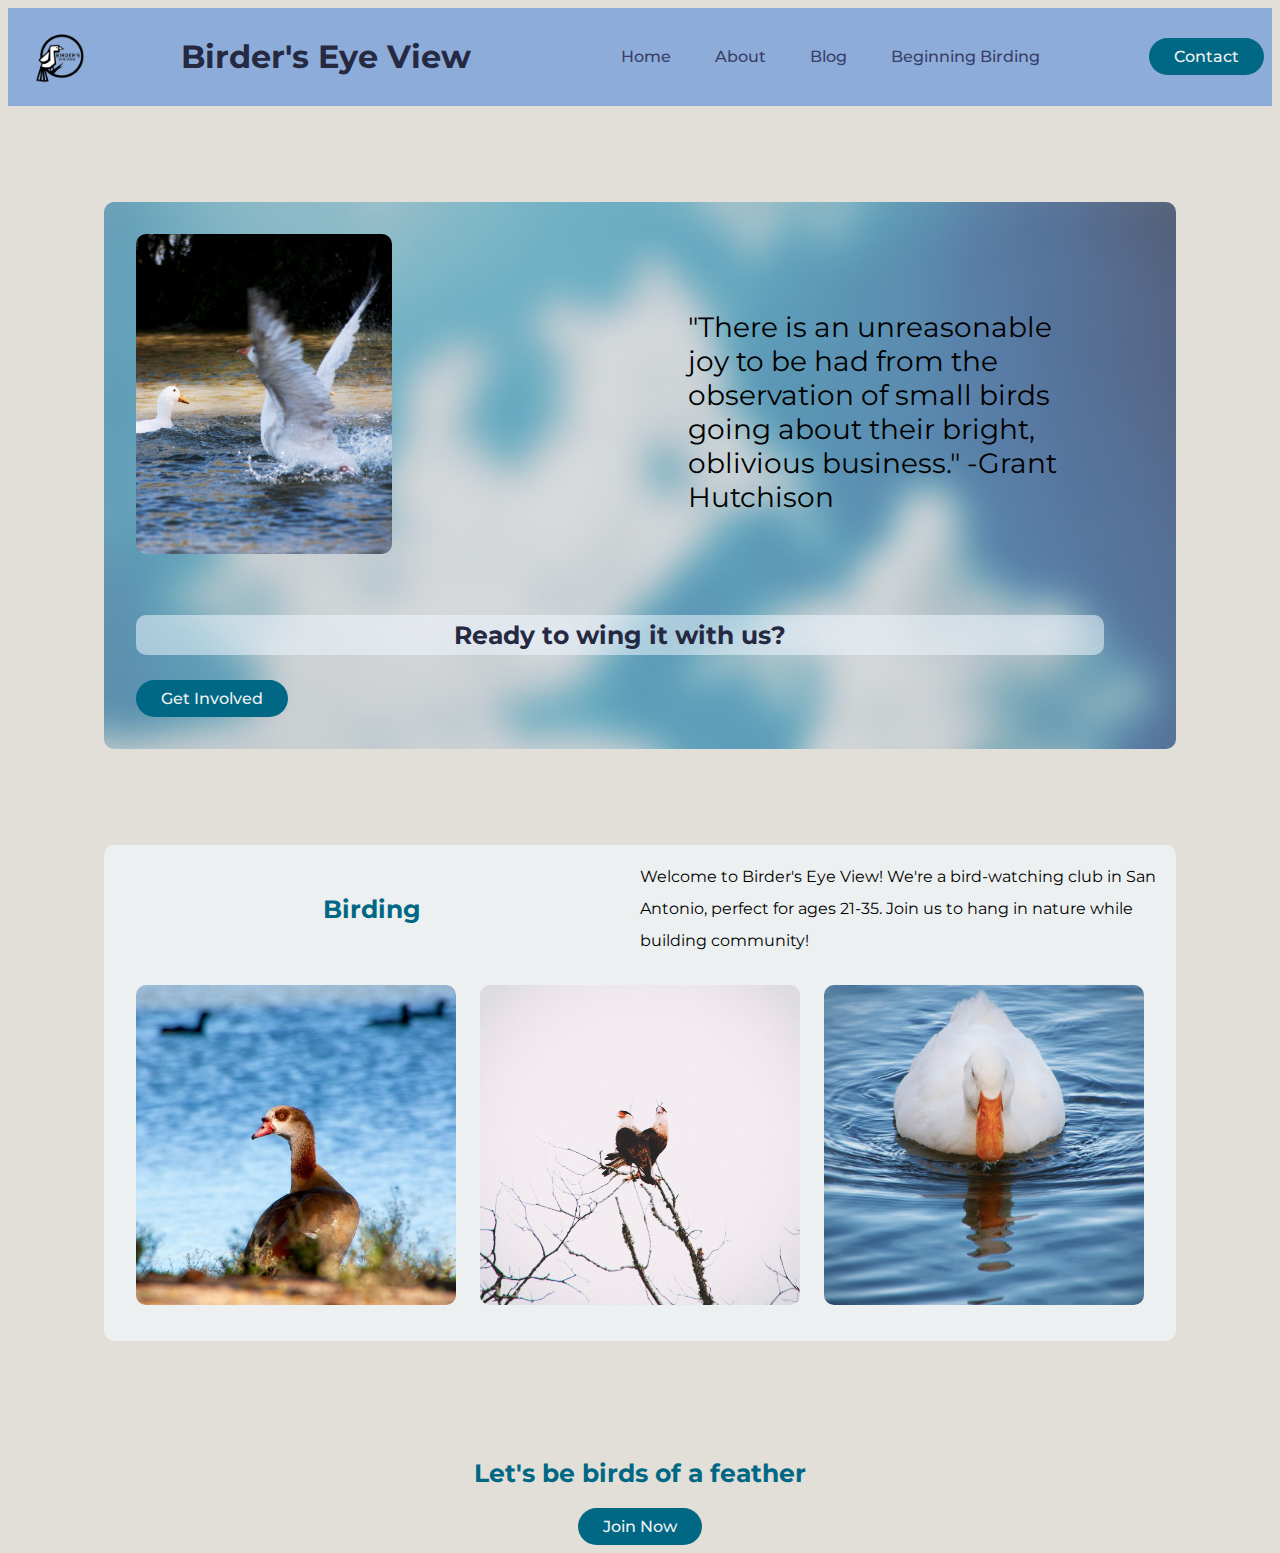
<file: index.html>
<!DOCTYPE html>
<html lang="en">
  <head>
    <meta charset="UTF-8" />
    <meta name="viewport" content="width=device-width, initial-scale=1.0" />
    <meta http-equiv="X-UA-Compatible" content="ie=edge" />
    <title>Birder's Eye View Blog</title>
    <link rel="stylesheet" href="style.css" />
  </head>
  <body>
    <header class="header">
      <img class="logo" src="Images/BirdersLogo.png" alt="logo" />
      <h1>Birder's Eye View</h1>
      <ul class="nav__links">
        <li><a href="index.html">Home</a></li>
        <li><a href="about.html">About</a></li>
        <li><a href="blog.html">Blog</a></li>
        <li><a href="beginning.html">Beginning Birding</a></li>
      </ul>
      <a class="cta" href="contact.html"><button>Contact</button></a>
    </header>

    <div class="container1">
      <div class="item1">
        <img src="Images/DucksFlying.jpg" alt="Mascovy Duck" />
      </div>
      <div class="item2">
        <p>
          "There is an unreasonable joy to be had from the observation of small
          birds going about their bright, oblivious business." -Grant Hutchison
        </p>
      </div>
      <div class="item3">
        <p>Ready to wing it with us?</p>
      </div>
      <div class="item4">
        <a class="cta" href="contact.html"><button>Get Involved</button></a>
      </div>
    </div>

    <div class="container2">
      <div class="thing1">
        <h2>Birding</h2>
      </div>
      <div class="thing2">
        <p>
          Welcome to Birder's Eye View! We're a bird-watching club in San
          Antonio, perfect for ages 21-35. Join us to hang in nature while
          building community!
        </p>
      </div>
      <div class="homeimg">
        <img src="Images/Homepage1.jpg" alt="Bird photo" />
      </div>
      <div class="homeimg">
        <img src="Images/Homepage2.jpg" alt="Bird photo" />
      </div>
      <div class="homeimg">
        <img src="Images/Homepage3.jpg" alt="Bird photo" />
      </div>
    </div>
    <div class="container3">
      <h2>Let's be birds of a feather</h2>
      <a class="cta" href="contact.html"><button>Join Now</button></a>
    </div>
  </body>
</html>
</file>
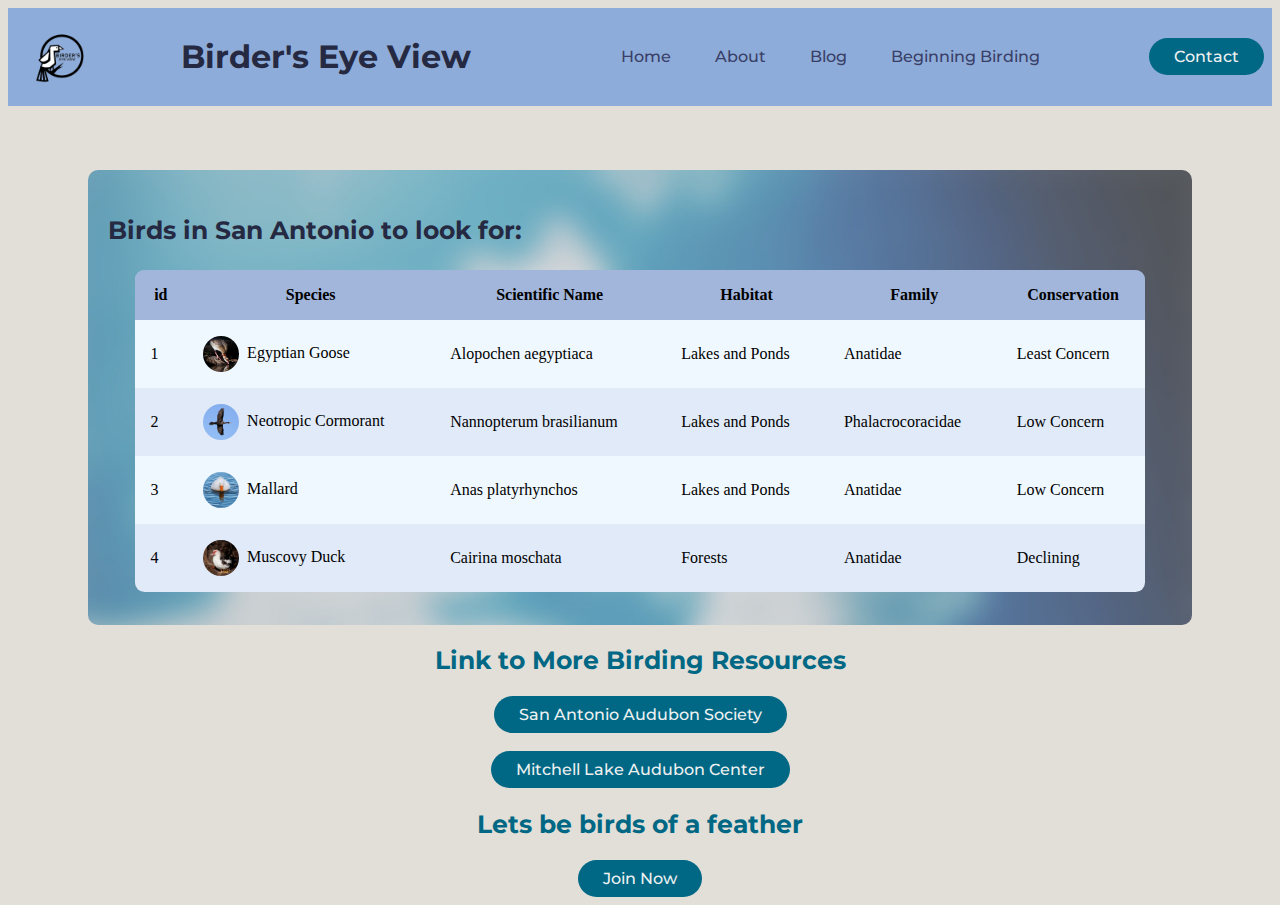
<file: beginning.html>
<!DOCTYPE html>
<html>
  <head>
    <meta charset="utf-8" />
    <meta http-equiv="X-UA-Compatible" content="IE=edge" />
    <title>Birder's Eye View Blog</title>
    <meta name="description" content="" />
    <meta name="viewport" content="width=device-width, initial-scale=1" />
    <link rel="stylesheet" href="style.css" />
  </head>
  <body class="beginningpage">
    <header class="header">
      <img class="logo" src="Images/BirdersLogo.png" alt="logo" />

      <h1>Birder's Eye View</h1>
      <ul class="nav__links">
        <li><a href="index.html">Home</a></li>
        <li><a href="about.html">About</a></li>
        <li><a href="blog.html">Blog</a></li>
        <li><a href="beginning.html">Beginning Birding</a></li>
      </ul>

      <a class="cta" href="contact.html"><button>Contact</button></a>
    </header>
    <div class="container6">
      <section class="table__header">
        <h3>Birds in San Antonio to look for:</h3>
      </section>
      <section class="table__body">
        <table>
          <thead>
            <tr>
              <th>id</th>
              <th>Species</th>
              <th>Scientific Name</th>
              <th>Habitat</th>
              <th>Family</th>
              <th>Conservation</th>
            </tr>
          </thead>
          <tbody>
            <tr>
              <td>1</td>
              <td>
                <img
                  class="tablepic"
                  src="Images/EgyptianGoose.jpg"
                  alt=""
                />Egyptian Goose
              </td>
              <td>Alopochen aegyptiaca</td>
              <td>Lakes and Ponds</td>
              <td>Anatidae</td>
              <td>Least Concern</td>
            </tr>
            <tr>
              <td>2</td>
              <td>
                <img
                  class="tablepic"
                  src="Images/Neotropic Cormorant.jpg"
                  alt=""
                />Neotropic Cormorant
              </td>
              <td>Nannopterum brasilianum</td>
              <td>Lakes and Ponds</td>
              <td>Phalacrocoracidae</td>
              <td>Low Concern</td>
            </tr>
            <tr>
              <td>3</td>
              <td>
                <img class="tablepic" src="Images/Mallard.jpg" alt="" />Mallard
              </td>
              <td>Anas platyrhynchos</td>
              <td>Lakes and Ponds</td>
              <td>Anatidae</td>
              <td>Low Concern</td>
            </tr>
            <tr>
              <td>4</td>
              <td>
                <img
                  class="tablepic"
                  src="Images/Mascovy Duck.jpg"
                  alt=""
                />Muscovy Duck
              </td>
              <td>Cairina moschata</td>
              <td>Forests</td>
              <td>Anatidae</td>
              <td>Declining</td>
            </tr>
          </tbody>
        </table>
      </section>
    </div>
    <div>
      <div class="container3">
        <h2>Link to More Birding Resources</h2>
        <a class="cta" href="https://www.saaudubon.org/birding-sites"
          ><button>San Antonio Audubon Society</button></a
        >
      </div>
      <br />
      <div class="container3">
        <a
          class="cta"
          href="https://mitchelllake.audubon.org/birds/birding-san-antonio"
          ><button>Mitchell Lake Audubon Center</button></a
        >
      </div>
    </div>
    <div class="container3">
      <h2>Lets be birds of a feather</h2>
      <a class="cta" href="contact.html"><button>Join Now</button></a>
    </div>
  </body>
</html>
</file>
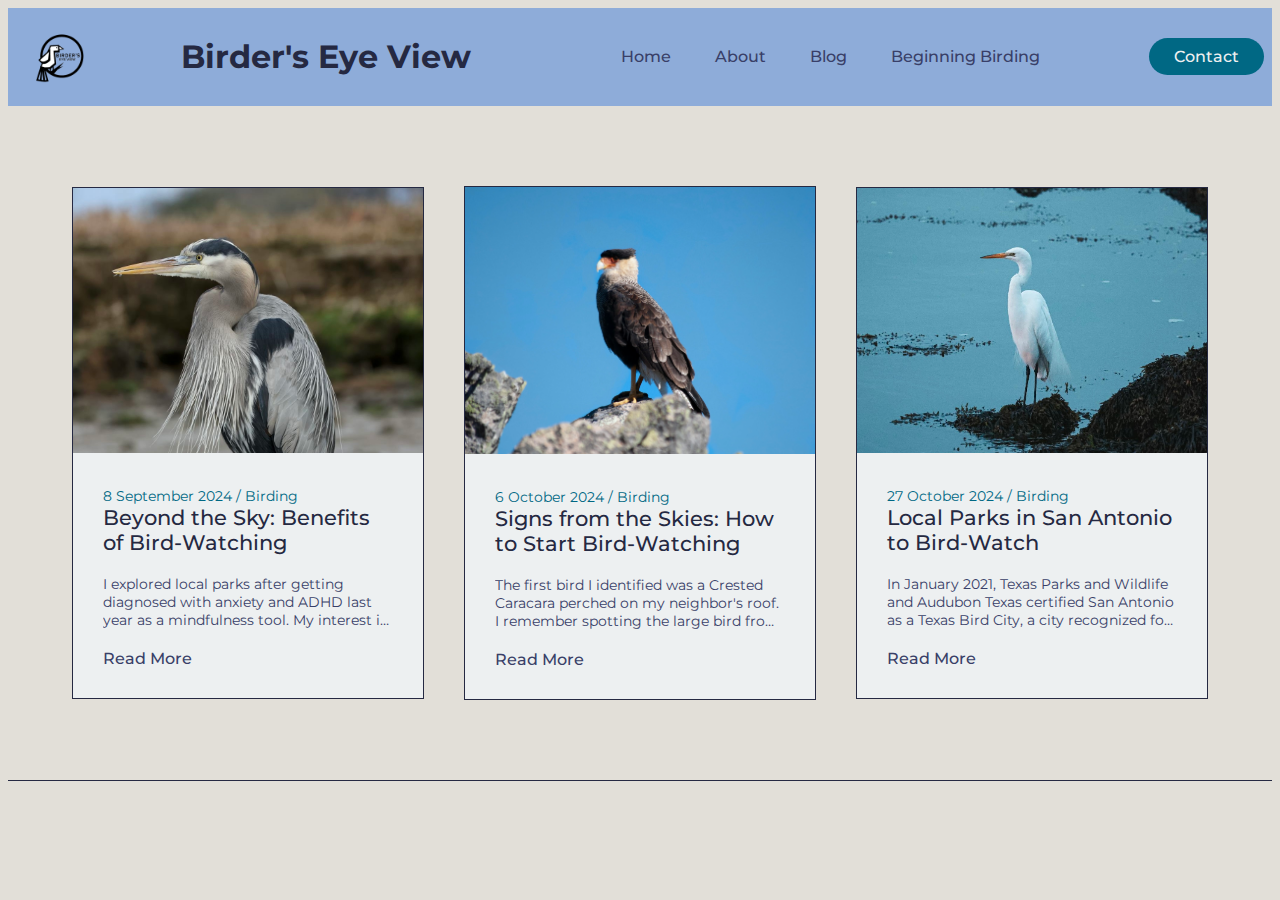
<file: blog.html>
<!DOCTYPE html>
<html>
  <head>
    <meta charset="utf-8" />
    <meta http-equiv="X-UA-Compatible" content="IE=edge" />
    <title>Birder's Eye View Blog</title>
    <meta name="description" content="" />
    <meta name="viewport" content="width=device-width, initial-scale=1" />
    <link rel="stylesheet" href="style.css" />
  </head>
  <body>
    <header class="header">
      <img class="logo" src="Images/BirdersLogo.png" alt="logo" />

      <h1>Birder's Eye View</h1>
      <ul class="nav__links">
        <li><a href="index.html">Home</a></li>
        <li><a href="about.html">About</a></li>
        <li><a href="blog.html">Blog</a></li>
        <li><a href="beginning.html">Beginning Birding</a></li>
      </ul>

      <a class="cta" href="contact.html"><button>Contact</button></a>
    </header>
    <section id="blog">
      <div class="blog-container">
        <div class="blog-box">
          <div class="blog-img">
            <img
              class="blogimgs"
              src="Images/GreatBlueHeron 2.jpg"
              alt="Great Blue Heron"
            />
          </div>
          <div class="blog-text">
            <span>8 September 2024 / Birding</span>
            <a href="blog1.html" class="blog-title"
              >Beyond the Sky: Benefits of Bird-Watching</a
            >
            <p>
              I explored local parks after getting diagnosed with anxiety and
              ADHD last year as a mindfulness tool. My interest in birding was
              sparked after finding a Great Blue Heron, a large water bird with
              a six-foot wingspan.
            </p>
            <a href="blog1.html">Read More</a>
          </div>
        </div>

        <div class="blog-box">
          <div class="blog-img">
            <img
              class="blogimgs"
              src="Images/Caracara 2.jpg"
              alt="Crested Caracara"
            />
          </div>
          <div class="blog-text">
            <span>6 October 2024 / Birding</span>
            <a href="blog2.html" class="blog-title"
              >Signs from the Skies: How to Start Bird-Watching</a
            >
            <p>
              The first bird I identified was a Crested Caracara perched on my
              neighbor's roof. I remember spotting the large bird from the
              falcon family from my window and running with my binoculars to the
              backyard to try and identify it before it flew away.
            </p>
            <a href="blog2.html">Read More</a>
          </div>
        </div>

        <div class="blog-box">
          <div class="blog-img">
            <img
              class="blogimgs"
              src="Images/WhiteEgret copy.jpg"
              alt="White Egret"
            />
          </div>
          <div class="blog-text">
            <span>27 October 2024 / Birding</span>
            <a href="blog3.html" class="blog-title"
              >Local Parks in San Antonio to Bird-Watch</a
            >
            <p>
              In January 2021, Texas Parks and Wildlife and Audubon Texas
              certified San Antonio as a Texas Bird City, a city recognized for
              its bird conservation and environmental commitment. Bexar County
              has recorded over 400 bird species due to its position of
              converging ecological regions.
            </p>
            <a href="blog3.html">Read More</a>
          </div>
        </div>
      </div>
    </section>
  </body>
</html>
</file>
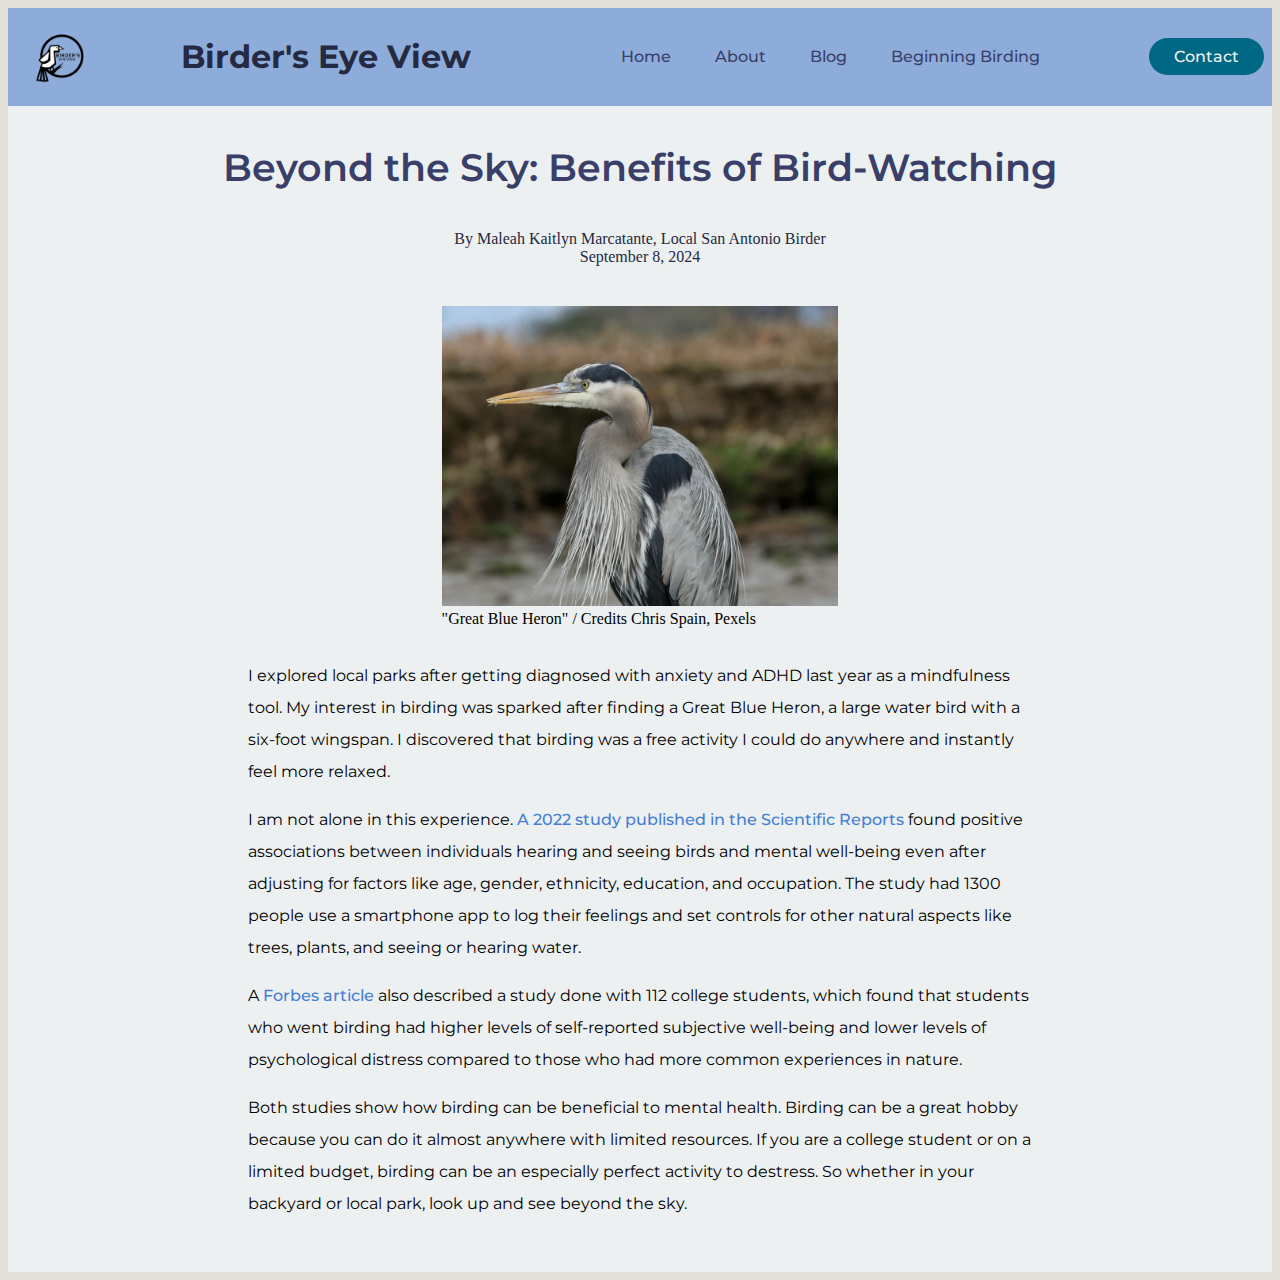
<file: blog1.html>
<!DOCTYPE html>
<html>
  <head>
    <meta charset="utf-8" />
    <meta http-equiv="X-UA-Compatible" content="IE=edge" />
    <title>Birder's Eye View Blog</title>
    <meta name="description" content="" />
    <meta name="viewport" content="width=device-width, initial-scale=1" />
    <link rel="stylesheet" href="style.css" />
  </head>
  <body>
    <header class="header">
      <img class="logo" src="Images/BirdersLogo.png" alt="logo" />

      <h1>Birder's Eye View</h1>
      <ul class="nav__links">
        <li><a href="index.html">Home</a></li>
        <li><a href="about.html">About</a></li>
        <li><a href="blog.html">Blog</a></li>
        <li><a href="beginning.html">Beginning Birding</a></li>
      </ul>

      <a class="cta" href="contact.html"><button>Contact</button></a>
    </header>
    <div class="blog-heading">
      <h3>Beyond the Sky: Benefits of Bird-Watching</h3>
      <span>By Maleah Kaitlyn Marcatante, Local San Antonio Birder</span>
      <span>September 8, 2024</span>
      <div class="blog-article-container">
        <div>
          <a
            href="https://www.pexels.com/photo/great-blue-heron-27375206/"
            target="_blank"
          >
            <img src="Images/GreatBlueHeron 2.jpg" alt="Great Blue Heron" />
          </a>

          <figcaption>
            "Great Blue Heron" / Credits Chris Spain, Pexels
          </figcaption>
        </div>
        <div class="article-text">
          <p>
            I explored local parks after getting diagnosed with anxiety and ADHD
            last year as a mindfulness tool. My interest in birding was sparked
            after finding a Great Blue Heron, a large water bird with a six-foot
            wingspan. I discovered that birding was a free activity I could do
            anywhere and instantly feel more relaxed.
          </p>
          <p>
            I am not alone in this experience.
            <a
              href="https://www.nature.com/articles/s41598-022-20207-6#Sec11"
              target="_blank"
            >
              A 2022 study published in the Scientific Reports
            </a>
            found positive associations between individuals hearing and seeing
            birds and mental well-being even after adjusting for factors like
            age, gender, ethnicity, education, and occupation. The study had
            1300 people use a smartphone app to log their feelings and set
            controls for other natural aspects like trees, plants, and seeing or
            hearing water.
          </p>
          <p>
            A
            <a
              href="https://www.forbes.com/sites/grrlscientist/2024/05/20/birdwatching-can-improve-mental-health-and-reduce-distress-in-students/"
              target="_blank"
            >
              Forbes article
            </a>

            also described a study done with 112 college students, which found
            that students who went birding had higher levels of self-reported
            subjective well-being and lower levels of psychological distress
            compared to those who had more common experiences in nature.
          </p>
          <p>
            Both studies show how birding can be beneficial to mental health.
            Birding can be a great hobby because you can do it almost anywhere
            with limited resources. If you are a college student or on a limited
            budget, birding can be an especially perfect activity to destress.
            So whether in your backyard or local park, look up and see beyond
            the sky.
          </p>
        </div>
      </div>
    </div>
  </body>
</html>
</file>
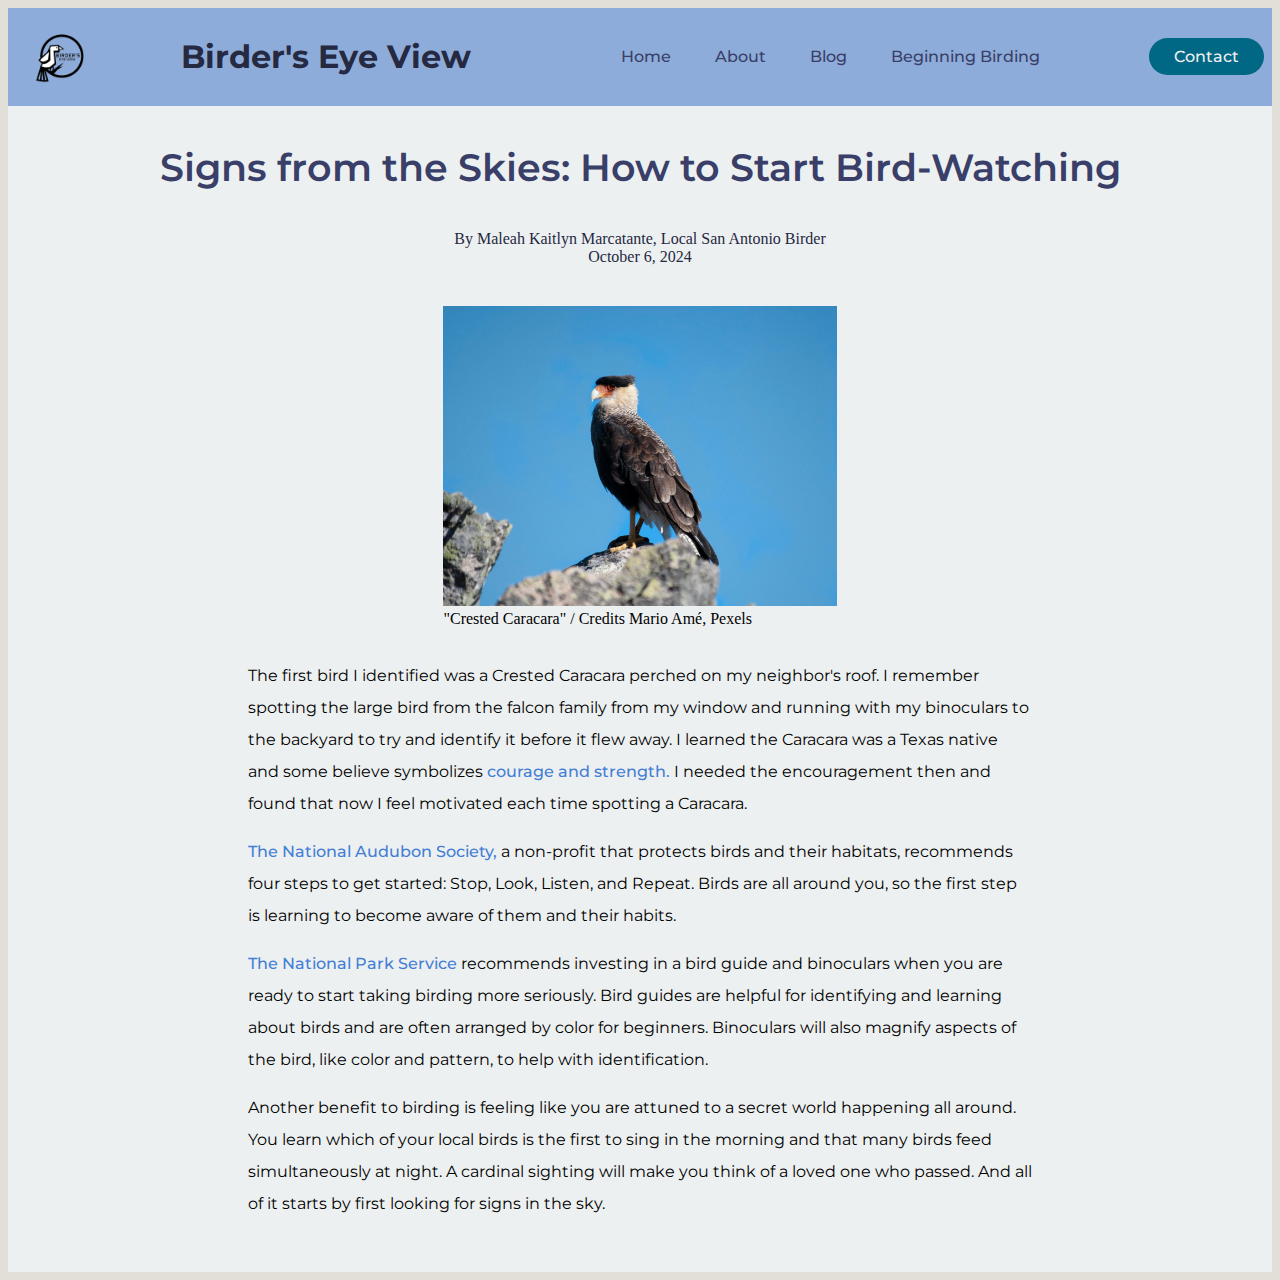
<file: blog2.html>
<!DOCTYPE html>
<html>
  <head>
    <meta charset="utf-8" />
    <meta http-equiv="X-UA-Compatible" content="IE=edge" />
    <title>Birder's Eye View Blog</title>
    <meta name="description" content="" />
    <meta name="viewport" content="width=device-width, initial-scale=1" />
    <link rel="stylesheet" href="style.css" />
  </head>
  <body>
    <header class="header">
      <img class="logo" src="Images/BirdersLogo.png" alt="logo" />

      <h1>Birder's Eye View</h1>
      <ul class="nav__links">
        <li><a href="index.html">Home</a></li>
        <li><a href="about.html">About</a></li>
        <li><a href="blog.html">Blog</a></li>
        <li><a href="beginning.html">Beginning Birding</a></li>
      </ul>

      <a class="cta" href="contact.html"><button>Contact</button></a>
    </header>
    <div class="blog-heading">
      <h3>Signs from the Skies: How to Start Bird-Watching</h3>
      <span>By Maleah Kaitlyn Marcatante, Local San Antonio Birder</span>
      <span>October 6, 2024</span>
      <div class="blog-article-container">
        <div>
          <a
            href="https://www.pexels.com/photo/accipitridae-perched-on-top-of-rock-3720249/"
            target="_blank"
          >
            <img src="Images/Caracara 2.jpg" alt="Crested Caracara" />
          </a>
          <figcaption>
            "Crested Caracara" / Credits Mario Amé, Pexels
          </figcaption>
        </div>
        <div class="article-text">
          <p>
            The first bird I identified was a Crested Caracara perched on my
            neighbor's roof. I remember spotting the large bird from the falcon
            family from my window and running with my binoculars to the backyard
            to try and identify it before it flew away. I learned the Caracara
            was a Texas native and some believe symbolizes
            <a
              href="https://www.astrology.com/spiritual-meaning-animals/caracara
                    "
              target="_blank"
            >
              courage and strength.
            </a>
            I needed the encouragement then and found that now I feel motivated
            each time spotting a Caracara.
          </p>
          <p>
            <a
              href="https://www.audubon.org/news/how-find-bird
                    "
              target="_blank"
            >
              The National Audubon Society,
            </a>

            a non-profit that protects birds and their habitats, recommends four
            steps to get started: Stop, Look, Listen, and Repeat. Birds are all
            around you, so the first step is learning to become aware of them
            and their habits.
          </p>
          <p>
            <a
              href="https://www.nps.gov/articles/birding-for-beginners.htm
                    "
              target="_blank"
            >
              The National Park Service
            </a>

            recommends investing in a bird guide and binoculars when you are
            ready to start taking birding more seriously. Bird guides are
            helpful for identifying and learning about birds and are often
            arranged by color for beginners. Binoculars will also magnify
            aspects of the bird, like color and pattern, to help with
            identification.
          </p>
          <p>
            Another benefit to birding is feeling like you are attuned to a
            secret world happening all around. You learn which of your local
            birds is the first to sing in the morning and that many birds feed
            simultaneously at night. A cardinal sighting will make you think of
            a loved one who passed. And all of it starts by first looking for
            signs in the sky.
          </p>
        </div>
      </div>
    </div>
  </body>
</html>
</file>
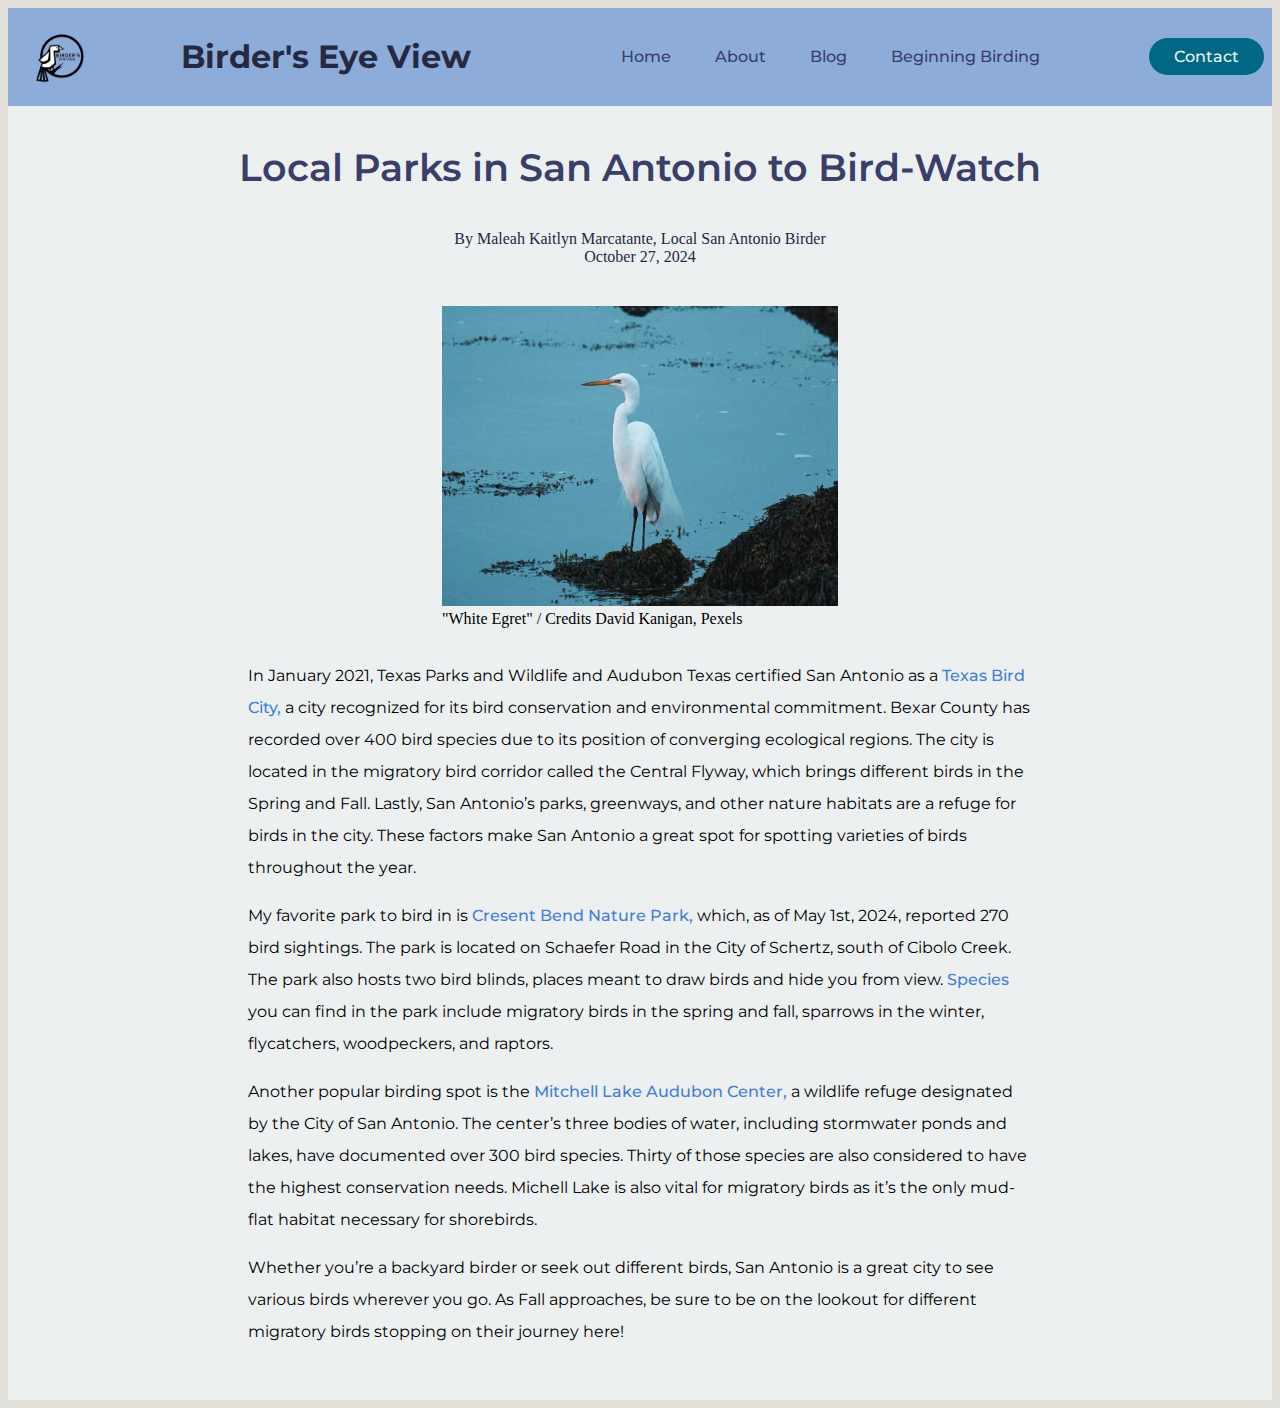
<file: blog3.html>
<!DOCTYPE html>
<html>
  <head>
    <meta charset="utf-8" />
    <meta http-equiv="X-UA-Compatible" content="IE=edge" />
    <title>Birder's Eye View Blog</title>
    <meta name="description" content="" />
    <meta name="viewport" content="width=device-width, initial-scale=1" />
    <link rel="stylesheet" href="style.css" />
  </head>
  <body>
    <header class="header">
      <img class="logo" src="Images/BirdersLogo.png" alt="logo" />

      <h1>Birder's Eye View</h1>
      <ul class="nav__links">
        <li><a href="index.html">Home</a></li>
        <li><a href="about.html">About</a></li>
        <li><a href="blog.html">Blog</a></li>
        <li><a href="beginning.html">Beginning Birding</a></li>
      </ul>

      <a class="cta" href="contact.html"><button>Contact</button></a>
    </header>
    <div class="blog-heading">
      <h3>Local Parks in San Antonio to Bird-Watch</h3>
      <span>By Maleah Kaitlyn Marcatante, Local San Antonio Birder</span>
      <span>October 27, 2024</span>
      <div class="blog-article-container">
        <div>
          <a
            href="https://www.pexels.com/photo/white-stork-perching-on-rock-by-water-24427050/"
            target="_blank"
          >
            <img src="Images/WhiteEgret copy.jpg" alt="White Egret" />
          </a>

          <figcaption>"White Egret" / Credits David Kanigan, Pexels</figcaption>
        </div>
        <div class="article-text">
          <p>
            In January 2021, Texas Parks and Wildlife and Audubon Texas
            certified San Antonio as a
            <a
              href="https://www.saaudubon.org/birding-articles"
              target="_blank"
            >
              Texas Bird City,
            </a>
            a city recognized for its bird conservation and environmental
            commitment. Bexar County has recorded over 400 bird species due to
            its position of converging ecological regions. The city is located
            in the migratory bird corridor called the Central Flyway, which
            brings different birds in the Spring and Fall. Lastly, San Antonio’s
            parks, greenways, and other nature habitats are a refuge for birds
            in the city. These factors make San Antonio a great spot for
            spotting varieties of birds throughout the year.
          </p>
          <p>
            My favorite park to bird in is
            <a href="https://friendscbnp.zenfolio.com/gallery" target="_blank">
              Cresent Bend Nature Park,
            </a>
            which, as of May 1st, 2024, reported 270 bird sightings. The park is
            located on Schaefer Road in the City of Schertz, south of Cibolo
            Creek. The park also hosts two bird blinds, places meant to draw
            birds and hide you from view.
            <a
              href="https://www.saaudubon.org/birding-sites/#cbpark"
              target="_blank"
            >
              Species
            </a>
            you can find in the park include migratory birds in the spring and
            fall, sparrows in the winter, flycatchers, woodpeckers, and raptors.
          </p>
          <p>
            Another popular birding spot is the
            <a href="https://mitchelllake.audubon.org/birds" target="_blank">
              Mitchell Lake Audubon Center,
            </a>
            a wildlife refuge designated by the City of San Antonio. The
            center’s three bodies of water, including stormwater ponds and
            lakes, have documented over 300 bird species. Thirty of those
            species are also considered to have the highest conservation needs.
            Michell Lake is also vital for migratory birds as it’s the only
            mud-flat habitat necessary for shorebirds.
          </p>
          <p>
            Whether you’re a backyard birder or seek out different birds, San
            Antonio is a great city to see various birds wherever you go. As
            Fall approaches, be sure to be on the lookout for different
            migratory birds stopping on their journey here!
          </p>
        </div>
      </div>
    </div>
  </body>
</html>
</file>
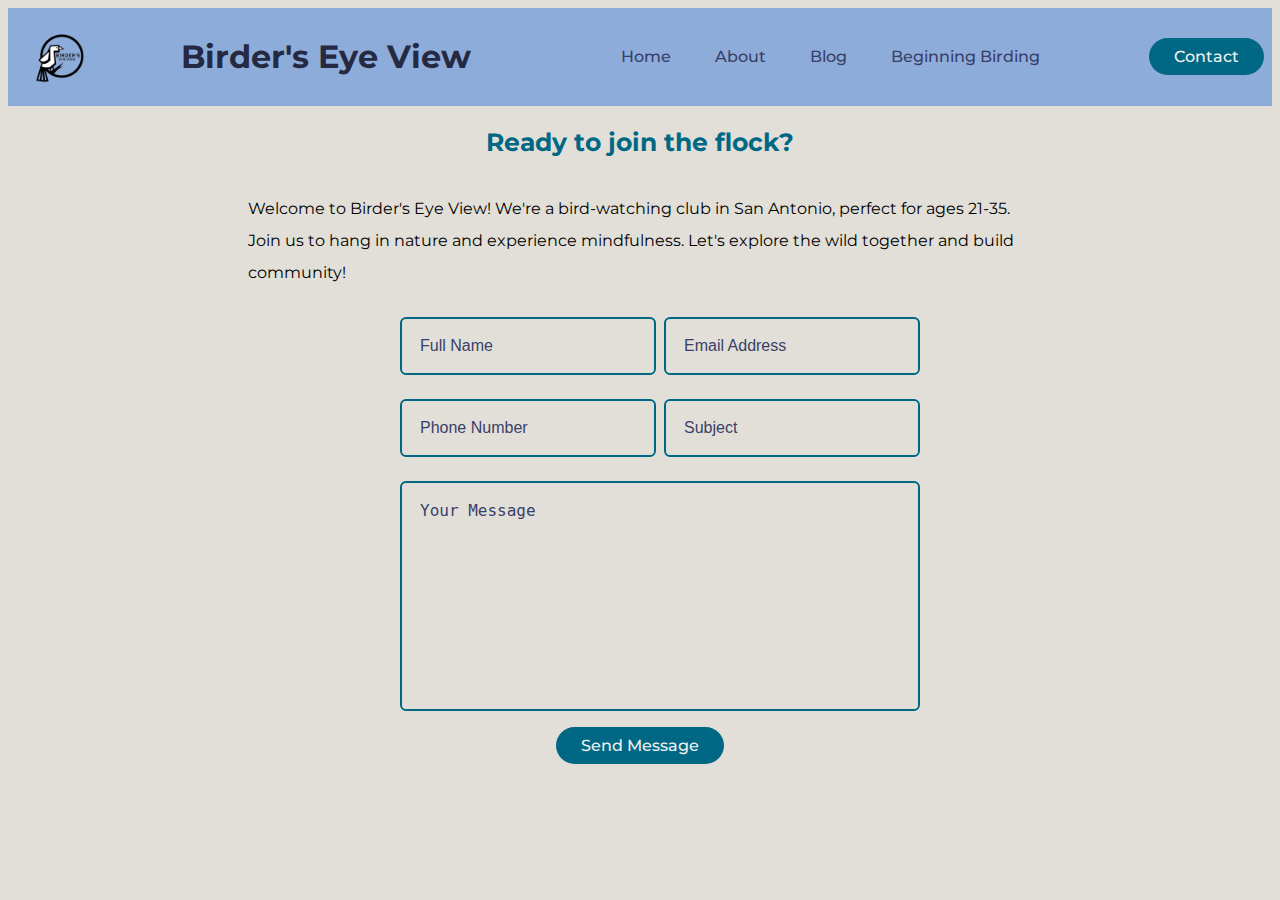
<file: contact.html>
<!DOCTYPE html>
<html>
    <head>
        <meta charset="utf-8">
        <meta http-equiv="X-UA-Compatible" content="IE=edge">
        <title>Birder's Eye View Blog</title>
        <meta name="description" content="">
        <meta name="viewport" content="width=device-width, initial-scale=1">
        <link rel="stylesheet" href="style.css">
    </head>
    <body>
       <header class="header">
        <img class="logo" src="Images/BirdersLogo.png" alt="logo" />
        
            <h1>Birder's Eye View</h1>
            <ul class="nav__links">
                <li><a href="index.html">Home</a></li>
                <li><a href="about.html">About</a></li>
                <li><a href="blog.html">Blog</a></li>
                <li><a href="beginning.html">Beginning Birding</a></li>
            </ul>
       
        <a class="cta" href="contact.html"><button>Contact</button></a>
       </header>
       <div class="container4">
        <div class="header1">
            <h2>Ready to join the flock?</h2>
        </div>
        <div class="text1">
            <p>Welcome to Birder's Eye View! 
                We're a bird-watching club in San Antonio, 
                perfect for ages 21-35. Join us to hang in 
                nature and experience mindfulness. 
                Let's explore the wild together and build community!</p>
        </div>
        <section class="contactform">
    
        <form action="#">
            <div class="input-box">
                <div class="input-field field">
                    <input type="text" placeholder="Full Name" id="name"
                    class="item" autocomplete="off">
                    <div class="error-txt">Full Name can't be blank</div>
                </div>
                <div class="input-field field">
                    <input type="text" placeholder="Email Address" id="email"
                    class="item" autocomplete="off">
                    <div class="error-txt">Email Address can't be blank</div>
                </div>
            </div>

            <div class="input-box">
                <div class="input-field field">
                    <input type="text" placeholder="Phone Number" id="phone"
                    class="item" autocomplete="off">
                    <div class="error-txt">Phone Number can't be blank</div>
                </div>
                <div class="input-field field">
                    <input type="text" placeholder="Subject" id="Subject"
                    class="item" autocomplete="off">
                    <div class="error-txt">Subject can't be blank</div>
                </div>
            </div>
                <div class="textarea-field field">
                    <textarea name="" id="message" cols="30" rows="10"
                    placeholder="Your Message" class="item"
                    autocomplete="off"></textarea>
                    <div class="error-txt">Message can't be blank</div>
                </div>
                <button type="subject">Send Message</button>

        </form>
     </section>
    </body>
    </html>
</file>
<file: style.css>
@import url("https://fonts.googleapis.com/css2?family=Montserrat:ital,wght@0,100..900;1,100..900&display=swap");

body {
  background-color: #e2dfd8;
}
header {
  box-sizing: border-box;
  margin: 0;
  padding: 0.5em;
  background-color: #8eacd9;
  display: flex;
  justify-content: space-between;
  align-items: center;
}
h1 {
  font-family: "Montserrat", sans-serif;
  color: #252942;
  cursor: pointer;
}
h2 {
  font-family: "Montserrat", sans-serif;
  font-weight: bold;
  color: #006884;
  font-size: 25px;
}
h3 {
  font-family: "Montserrat", sans-serif;
  font-weight: bold;
  color: #252942;
  font-size: 25px;
}
p {
  font-family: "Montserrat", sans-serif;
}
li,
a {
  font-family: "Montserrat", sans-serif;
  font-weight: 500;
  font-size: 16px;
  color: #393f68;
  text-decoration: none;
}
button {
  font-family: "Montserrat", sans-serif;
  font-weight: 500;
  font-size: 16px;
  color: #edf0f1;
  text-decoration: none;
}

.logo {
  cursor: pointer;
  height: 60px;
  margin-left: 1em;
}
.header {
  display: flex;
  flex-direction: row;
}
@media screen and (max-width: 800px) {
  .header {
    flex-direction: column;
    justify-content: center;
    align-items: center;
    margin: 0.5em;
  }
}
@media screen and (max-width: 400px) {
  .header {
    flex-direction: column;
    margin: 0em;
  }
}
.nav__links {
  list-style: none;
}
.nav__links li {
  display: inline-block;
  padding: 0px 20px;
}
.nav__links li a {
  transition: all 0.3s ease 0s;
}
.nav__links li :hover {
  transition: all 0.3s ease 0s;
  color: #edf0f1;
}
button {
  padding: 9px 25px;
  background-color: #006884;
  border: none;
  border-radius: 50px;
  cursor: pointer;
  transition: all 0.3s ease 0s;
}
button:hover {
  background-color: #006784be;
}

.item2 p {
  font-size: 1.75em;
  padding: 3rem;
}
.item3 p {
  font-family: "Montserrat", sans-serif;
  font-weight: bold;
  color: #252942;
  text-align: center;
  background-color: rgba(240, 248, 255, 0.529);
  border-radius: 10px;
  font-size: 25px;
  padding: 5px;
  margin-right: 40px;
}
.container1 {
  display: flex;
  flex-direction: row;
  flex-wrap: wrap;
  margin: 6rem;
  background-image: url(Images/sky2.jpg);
  border-radius: 10px;
  padding: 2rem;
}

.item1 img {
  width: auto;
  height: 20rem;
  border-radius: 10px;
}
.item1 {
  display: block;
  width: 50%;
}
.item2 {
  display: block;
  width: 50%;
}
.item3 {
  display: block;
  width: 100%;
}
.item4 {
  display: block;
  width: 100%;
}
@media screen and (max-width: 650px) {
  .container1 {
    display: flex;
    flex-direction: column;
  }
}
@media screen and (max-width: 650px) {
  .item2 {
    font-size: 0.75em;
    padding: 0;
    margin: 0;
    letter-spacing: -1px;
    font-stretch: expanded;
  }
}
@media screen and (max-width: 650px) {
  .item1 img {
    border-radius: 10px;
    width: 9.75rem;
    height: auto;
    justify-content: center;
  }
}
.container2 {
  display: flex;
  flex-direction: row;
  flex-wrap: wrap;
  justify-content: center;
  align-items: center;
  margin: 6rem;
  background-color: #edf0f1;
  border-radius: 10px;
}
@media screen and (max-width: 800px) {
  .container2 {
    flex-direction: column;
    margin: 0.5em;
  }
}
@media screen and (max-width: 400px) {
  .container2 {
    flex-direction: column;
    margin: 0em;
  }
}
.thing1 {
  display: inline;
  width: 50%;
  text-align: center;
}
.thing2 {
  display: inline;
  width: 50%;
  text-align: left;
  line-height: 200%;
}
.container2 img {
  width: 20rem;
  height: 20rem;
  object-fit: cover;
  border-radius: 10px;
  margin: 0.75rem 0.75rem 2rem;
}

.container3 {
  display: flex;
  flex-direction: column;
  align-items: center;
}
.container4 {
  display: flex;
  flex-direction: column;
  align-items: center;
}
.container4 {
  margin: 0 15em;
}
@media screen and (max-width: 800px) {
  .container4 {
    margin: 0.5em;
  }
}
@media screen and (max-width: 400px) {
  .container4 {
    margin: 0.25em;
  }
}
.text1 {
  line-height: 200%;
}
.photo1 {
  display: flex;
  justify-content: center;
  margin: 2em 10em 0em;
}
.photo1 img {
  max-width: 100%;
  width: auto;
  height: auto;
  /* Maintain aspect ratio */
  flex: 1 1 auto;
  /* Allow images to grow and shrink */
  object-fit: cover;
}

.container5 {
  display: flex;
  flex-direction: row;
  justify-content: center;
  flex-wrap: wrap;
  align-items: center;
  gap: 10px;
  margin: 1em 10em;
}
.container5 img {
  max-width: 100%;
  width: 50px;
  height: auto;
  /* Maintain aspect ratio */
  flex: 1 1 auto;
  /* Allow images to grow and shrink */
  object-fit: cover;
}

.container6 {
  justify-content: center;
  align-items: center;
  padding: 20px;
  margin-top: 4em;
  margin-left: 5em;
  margin-right: 5em;
  background-size: cover;
  border-radius: 10px;
  background-image: url(Images/sky2.jpg);
}
main.Table {
  width: 82vw;
  height: 90vh;
  background-color: rgba(255, 255, 255, 0.288);

  backdrop-filter: blur(7px);
  box-shadow: 0 0.4rem 0.8rem;
  border-radius: 0.8rem;

  overflow: hidden;
}

.table__header {
  justify-content: center;
}
.table__body {
  width: 95%;
  max-height: calc(89% - 0.8rem);
  background-color: aliceblue;

  margin: 0.8rem auto;
  border-radius: 0.6rem;
  overflow: auto;
}
.table__body::-webkit-scrollbar {
  width: 0.5rem;
  height: 0.5rem;
}

.table__body::-webkit-scrollbar-thumb {
  border-radius: 0.5rem;
  background-color: rgba(0, 0, 0, 0.401);
  visibility: hidden;
}
.table__body:hover:-webkit-scrollbar-thumb {
  visibility: visible;
}

table {
  width: 100%;
}

td img {
  width: 36px;
  height: 36px;
  margin-right: 0.5rem;
  border-radius: 50%;

  vertical-align: middle;
}

table,
th,
td {
  border-collapse: collapse;
  padding: 1rem;
}

thead th {
  position: sticky;
  top: 0;
  left: 0;
  background-color: rgba(61, 95, 175, 0.433);
}

tbody tr:nth-child(even) {
  background-color: rgba(61, 95, 175, 0.09);
}
.contactform {
  display: flex;
  justify-content: center;
  align-items: center;
  min-height: 10vh;
  font-family: "Montserrat", sans-serif;
}

.contactform form {
  width: 30rem;
  text-align: center;
}
form .input-box {
  display: flex;
  justify-content: space-between;
}
.input-box .input-field {
  width: 45%;
}
.field .item {
  width: 100%;
  padding: 18px;
  background: transparent;
  border: 2px solid #006884;
  outline: none;
  border-radius: 6px;
  font-size: 16px;
  margin: 12px 0;
  color: #252942;
}

.field .item::placeholder {
  color: #393f68;
}
.field .error-txt {
  font-size: 14.5px;
  display: none;
  color: brown;
  text-align: left;
  margin: -5px 0 10px;
}
form .textarea-field .item {
  resize: none;
}
form .textarea-field .error-txt {
  margin-top: -10px;
}

#blog {
  margin: 0px;
  padding: 0px;
  font-family: "Montserrat", sans-serif;
  box-sizing: border-box;
}
#blog ul {
  list-style: none;
}

#blog {
  display: flex;
  justify-content: center;
  align-items: center;
  flex-direction: column;
  padding: 40px;
  border-bottom: 1px solid #252942;
}

.blog-heading {
  display: flex;
  justify-content: center;
  align-items: center;
  flex-direction: column;
  background-color: #edf0f1;
}
.blog-heading span {
  color: #252942;
}
.blog-heading h3 {
  font-size: 2.4rem;
  color: #393f68;
  font-weight: 600;
}
.blog-container {
  display: flex;
  justify-content: center;
  align-items: center;
  margin: 20px 0px;
  flex-wrap: wrap;
}
.blog-box {
  width: 350px;
  background-color: #edf0f1;
  border: 1px solid #252942;
  margin: 20px;
}
.blog-img {
  width: 100%;
  height: auto;
}
.blog-img img {
  width: 100%;
  height: 100%;
  object-fit: contain;
  object-position: center;
}
.blog-text {
  padding: 30px;
  display: flex;
  flex-direction: column;
}
.blog-text span {
  color: #006884;
  font-size: 0.9rem;
}
.blog-text .blog-title {
  font-size: 1.3rem;
  font-weight: 500;
  color: #252942;
}
.blog-text .blog-title:hover {
  color: #8eacd9;
  transform: all ease 0.3s;
}
.blog-text p {
  color: #393f68;
  font-size: 0.9rem;
  display: -webkit-box;
  line-clamp: 3;
  -webkit-line-clamp: 3;
  -webkit-box-orient: vertical;
  overflow: hidden;
  text-overflow: ellipsis;
  margin: 20px 0px;
}
.blog-text a {
  color: #393f68;
}
.blog-text a:hover {
  color: #8eacd9;
  transition: all ease 0.3s;
}
.blog-article-container {
  display: flex;
  justify-content: center;
  align-items: center;
  margin: 20px 0px;
  flex-wrap: wrap;
  background-color: #edf0f1;
}

.blog-article-container img {
  height: 300px;
  width: auto;
  margin-top: 20px;
}
.article-text {
  margin: 1rem 15rem;
  line-height: 200%;
}
@media screen and (max-width: 800px) {
  .article-text {
    margin: 0.5em;
  }
}
@media screen and (max-width: 400px) {
  .article-text {
    margin: 0.25em;
  }
}
.article-text a {
  color: #447ed5;
}
</file>
